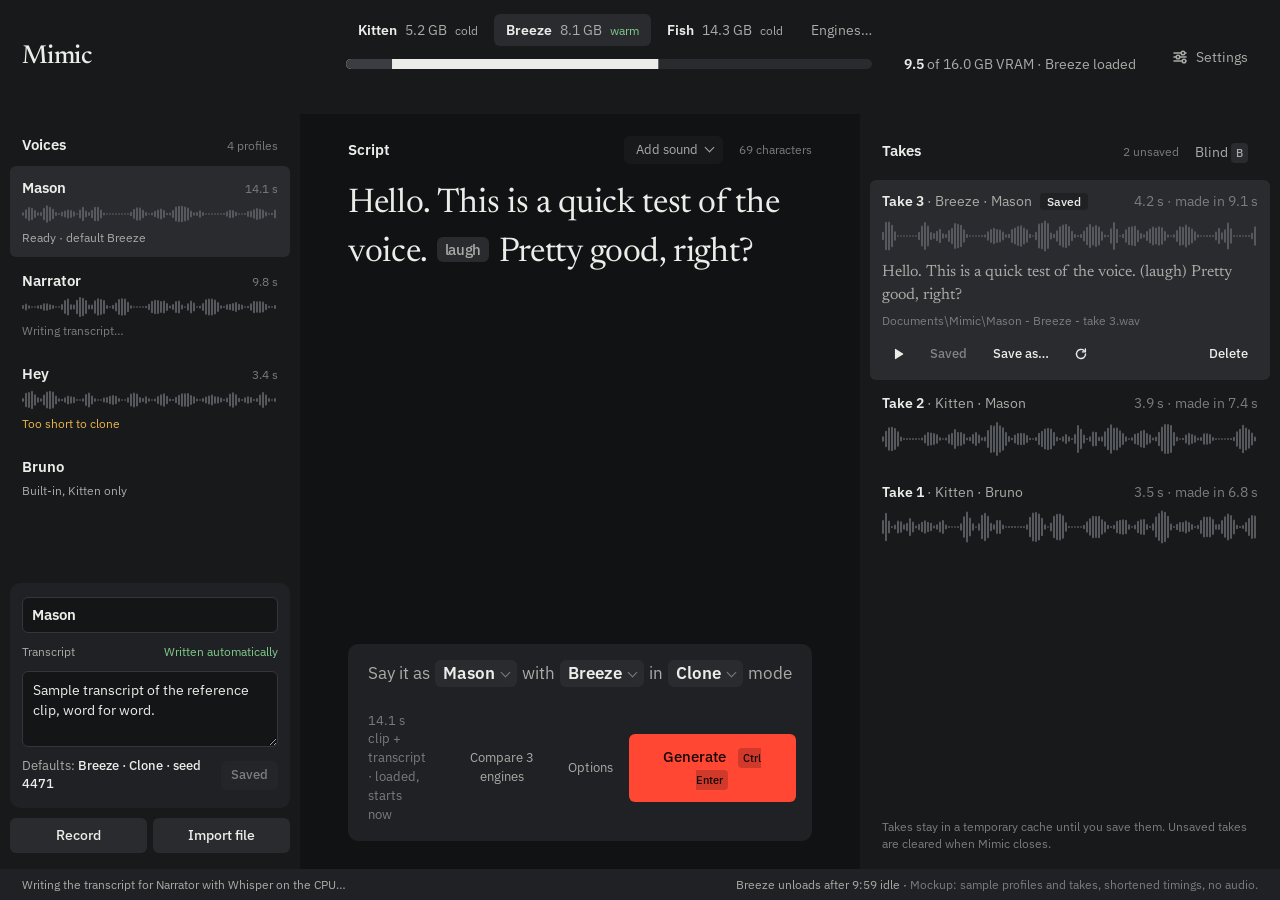
<file: design/mockup.html>
<!doctype html>
<html lang="en">
<head>
<meta charset="utf-8">
<meta name="viewport" content="width=device-width, initial-scale=1">
<title>Mimic</title>
<link rel="preconnect" href="https://fonts.googleapis.com">
<link rel="preconnect" href="https://fonts.gstatic.com" crossorigin>
<link href="https://fonts.googleapis.com/css2?family=IBM+Plex+Sans:wght@400;500;600&family=Newsreader:opsz,wght@6..72,400;6..72,500&display=swap" rel="stylesheet">
<style>
/* Mimic mockup. Sample profiles and takes; timings are shortened; there is no audio. */
:root {
  --ground: #111213;
  --surface: #18191b;
  --surface-2: #202124;
  --surface-3: #2a2b2f;
  --ink: #ecede9;
  --ink-2: #a9aba6;
  --ink-3: #7a7c7f;
  --live: #ff4733;
  --live-ink: #160403;
  --ready: #7fcb8a;
  --warn: #e9b44c;
  --wave: #55585d;
  --vram-os: #3b3d42;
  --field: #141517;
  --field-line: #34363a;

  --r-sm: 4px;
  --r: 6px;
  --r-lg: 10px;

  --ui: "IBM Plex Sans", system-ui, sans-serif;
  --script: "Newsreader", Georgia, serif;
  --ease-out: cubic-bezier(0.23, 1, 0.32, 1);
  --ease-in-out: cubic-bezier(0.77, 0, 0.175, 1);
  color-scheme: dark;
}
:root[data-theme="light"] {
  --ground: #f4f4f1;
  --surface: #eaeae6;
  --surface-2: #e0e0db;
  --surface-3: #d4d4ce;
  --ink: #141516;
  --ink-2: #4f5154;
  --ink-3: #75777a;
  --live: #dc2f1c;
  --live-ink: #ffffff;
  --ready: #2c8442;
  --warn: #9a6400;
  --wave: #a4a6a7;
  --vram-os: #c3c3bd;
  --field: #f9f9f7;
  --field-line: #c9c9c3;
  color-scheme: light;
}

* { box-sizing: border-box; margin: 0; }
html, body { height: 100%; }
body {
  background: var(--ground);
  color: var(--ink);
  font: 400 14px/1.45 var(--ui);
  font-variant-numeric: tabular-nums;
  -webkit-font-smoothing: antialiased;
  overflow: hidden;
}
button, input, textarea, select { font: inherit; color: inherit; }
button { cursor: pointer; border: 0; background: none; }
:focus-visible { outline: 2px solid var(--ink); outline-offset: 2px; }
::selection { background: var(--live); color: var(--live-ink); }

.app { height: 100vh; min-width: 1120px; display: grid; grid-template-rows: auto 1fr auto; }

/* ---------- top bar: the memory bar is the engine picker ---------- */
.top {
  display: grid; grid-template-columns: 300px 1fr auto; align-items: center;
  background: var(--surface); padding: 14px 20px 14px 22px; gap: 24px;
}
.wordmark { font: 500 26px/1 var(--script); letter-spacing: -0.02em; }
.gpu { display: grid; gap: 8px; }
.engines { display: flex; gap: 4px; flex-wrap: wrap; }
.engine {
  display: flex; align-items: baseline; gap: 8px; padding: 6px 12px; border-radius: var(--r);
  color: var(--ink-2); transition: background-color 120ms ease, transform 120ms var(--ease-out);
}
.engine:active { transform: scale(0.97); }
.engine b { font-weight: 600; color: var(--ink); }
.engine[aria-pressed="true"] { background: var(--surface-3); }
.engine[data-fit="no"] b, .engine[data-fit="no"] { color: var(--ink-3); }
.engine .state { font-size: 12px; }
.engine .state[data-s="warm"] { color: var(--ready); }
.engine .state[data-s="loading"], .engine .state[data-s="unloading"] { color: var(--warn); }
.engine .state[data-s="nofit"] { color: var(--ink-3); }
.engine.more { color: var(--ink-2); }
@media (hover: hover) and (pointer: fine) { .engine:hover { background: var(--surface-2); } .engine[aria-pressed="true"]:hover { background: var(--surface-3); } }

.vram { display: grid; grid-template-columns: 1fr auto; gap: 14px; align-items: center; }
.bar { position: relative; height: 10px; background: var(--surface-3); border-radius: 5px; overflow: hidden; }
.bar > span { position: absolute; top: 0; bottom: 0; left: 0; width: 100%; transform-origin: left center; }
.bar .os { background: var(--vram-os); }
.bar .fill { background: var(--ink); transition: transform 260ms var(--ease-in-out); }
.bar .ghost { box-shadow: inset 0 0 0 2px var(--live); border-radius: 5px; opacity: 0; transition: opacity 120ms ease; }
.bar .ghost.on { opacity: 1; }
.vram-text { color: var(--ink-2); white-space: nowrap; min-width: 250px; text-align: right; }
.vram-text b { color: var(--ink); font-weight: 600; }
.hint { color: var(--ink-3); font-size: 12px; min-height: 17px; }
.hint.alert { color: var(--warn); }

.top-actions { display: flex; gap: 6px; align-items: center; }
.quiet { padding: 6px 10px; border-radius: var(--r); color: var(--ink-2); transition: background-color 120ms ease, transform 120ms var(--ease-out); }
.quiet:active { transform: scale(0.97); }
@media (hover: hover) and (pointer: fine) { .quiet:hover { background: var(--surface-2); color: var(--ink); } }
.settings-btn { display: inline-flex; align-items: center; gap: 8px; padding: 7px 12px; }
.settings-btn svg { width: 16px; height: 16px; }
.btn.icon { width: 32px; height: 30px; padding: 0; display: inline-grid; place-items: center; }
.btn.icon svg { width: 14px; height: 14px; }
kbd { font: 500 11px/1 var(--ui); padding: 3px 5px; border-radius: var(--r-sm); background: var(--surface-3); color: var(--ink-2); }

/* ---------- main regions, separated by tone ---------- */
.main { display: grid; grid-template-columns: 300px 1fr 420px; min-height: 0; }
.col { min-height: 0; display: flex; flex-direction: column; }
.col-voices, .col-takes { background: var(--surface); }
.col-head { display: flex; align-items: baseline; justify-content: space-between; padding: 22px 22px 10px; }
.col-head h2 { font: 600 15px/1.2 var(--ui); }
.col-head .meta { color: var(--ink-3); font-size: 12px; }
.scroll { overflow-y: auto; min-height: 0; flex: 1; padding-bottom: 8px; }

/* rows are inset slightly so the rounding reads */
.voice, .take { margin: 2px 10px; width: calc(100% - 20px); border-radius: var(--r); padding: 11px 12px; text-align: left; transition: background-color 120ms ease; }
.voice[aria-selected="true"], .take[aria-selected="true"] { background: var(--surface-3); }
@media (hover: hover) and (pointer: fine) {
  .voice:hover, .take:hover { background: var(--surface-2); }
  .voice[aria-selected="true"]:hover, .take[aria-selected="true"]:hover { background: var(--surface-3); }
}

/* profiles */
.voice { display: grid; gap: 4px; }
.voice-top { display: flex; justify-content: space-between; align-items: baseline; }
.voice-name { font-weight: 600; font-size: 15px; }
.voice-dur { color: var(--ink-3); font-size: 12px; }
.voice canvas { width: 100%; height: 22px; display: block; }
.voice-ready { font-size: 12px; color: var(--ink-2); }
.voice-ready.warn { color: var(--warn); }
.voice-ready.busy { color: var(--ink-3); }

.voice-detail { margin: 6px 10px 0; padding: 14px 12px 14px; background: var(--surface-2); border-radius: var(--r-lg); display: grid; gap: 10px; }
.voice-detail label, .field-label { font-size: 12px; color: var(--ink-2); display: flex; justify-content: space-between; }
.voice-detail .ok { color: var(--ready); }
.voice-detail .no { color: var(--warn); }
.voice-detail .busy { color: var(--ink-3); }
input.name { width: 100%; padding: 6px 9px; background: var(--field); border: 1px solid var(--field-line); border-radius: var(--r); font-weight: 600; font-size: 15px; }
textarea.transcript { width: 100%; min-height: 76px; resize: vertical; padding: 8px 10px; background: var(--field); border: 1px solid var(--field-line); border-radius: var(--r); line-height: 1.45; }
textarea.transcript:disabled { color: var(--ink-3); }
.defaults { display: flex; justify-content: space-between; align-items: center; gap: 8px; color: var(--ink-2); font-size: 13px; }
.defaults b { color: var(--ink); font-weight: 500; }
.defaults .btn { white-space: nowrap; }
.row { display: flex; gap: 6px; flex-wrap: wrap; align-items: center; }
.voice-add { display: grid; grid-template-columns: 1fr 1fr; gap: 6px; padding: 10px 10px 16px; }

.btn {
  padding: 7px 12px; border-radius: var(--r); background: var(--surface-3); color: var(--ink); font-weight: 500;
  transition: background-color 120ms ease, color 120ms ease, transform 120ms var(--ease-out), opacity 120ms ease;
}
.btn:active:not(:disabled) { transform: scale(0.97); }
.btn:disabled { opacity: 0.45; cursor: not-allowed; }
.btn.live { background: var(--live); color: var(--live-ink); }
.btn.live:disabled { background: var(--surface-3); color: var(--ink-3); opacity: 1; }
.btn.small { padding: 5px 10px; font-size: 13px; }
@media (hover: hover) and (pointer: fine) { .btn:hover:not(:disabled) { background: var(--ink); color: var(--ground); } .btn.live:hover:not(:disabled) { background: var(--live); filter: brightness(1.08); color: var(--live-ink); } }

/* script */
.col-script { padding: 0 48px 28px; }
.col-script .col-head { padding-left: 0; padding-right: 0; }
.script { font: 400 var(--script-size, 34px)/1.42 var(--script); letter-spacing: -0.01em; max-width: 28em; flex: 1; overflow-y: auto; min-height: 120px; padding: 6px 0 18px; outline: none; caret-color: var(--live); }
.script:empty::before { content: "Type what the voice should say."; color: var(--ink-3); }
.tag { display: inline-block; font: 500 15px/1 var(--ui); vertical-align: 0.35em; padding: 5px 8px; margin: 0 2px; border-radius: var(--r); background: var(--surface-3); color: var(--ink-2); user-select: all; }
.script-head { gap: 16px; align-items: center; }
.script-head h2 { margin-right: auto; }
.tools { display: flex; flex-wrap: wrap; gap: 4px; align-items: center; }
.chip { padding: 4px 10px; border-radius: var(--r); background: var(--surface); color: var(--ink-2); font-size: 13px; transition: transform 120ms var(--ease-out), background-color 120ms ease, color 120ms ease; }
.chip:active { transform: scale(0.97); }
@media (hover: hover) and (pointer: fine) { .chip:hover { background: var(--surface-3); color: var(--ink); } }
.chip.drop { padding: 5px 10px 5px 12px; }
.chip.drop::after { content: ""; display: inline-block; width: 6px; height: 6px; margin-left: 8px; border-right: 1.5px solid currentColor; border-bottom: 1.5px solid currentColor; transform: translateY(-3px) rotate(45deg); }
.chip.drop[aria-expanded="true"] { background: var(--surface-3); color: var(--ink); }
.tag.skip { background: transparent; box-shadow: inset 0 0 0 1px var(--ink-3); color: var(--ink-3); text-decoration: line-through; text-decoration-thickness: 1px; }

/* composer: one panel that says what will happen, and the button that does it */
.composer { display: grid; grid-template-columns: 1fr auto; grid-template-areas: "recipe recipe" "instr instr" "status actions"; gap: 12px 24px; align-items: center; background: var(--surface-2); border-radius: var(--r-lg); padding: 16px 16px 16px 20px; margin-top: 18px; }
.recipe { grid-area: recipe; }
.preflight { grid-area: status; }
.instr { grid-area: instr; }
.composer-actions { grid-area: actions; }
.recipe { font-size: 17px; color: var(--ink-2); line-height: 1.6; }
.token { font: 600 17px/1.2 var(--ui); color: var(--ink); padding: 3px 8px; margin: 0 1px; border-radius: var(--r); background: var(--surface-3); transition: background-color 120ms ease, transform 120ms var(--ease-out); }
.token::after { content: ""; display: inline-block; width: 6px; height: 6px; margin-left: 7px; border-right: 1.5px solid var(--ink-3); border-bottom: 1.5px solid var(--ink-3); transform: translateY(-3px) rotate(45deg); }
.token:active { transform: scale(0.97); }
.token[aria-expanded="true"] { background: var(--ink); color: var(--ground); }
@media (hover: hover) and (pointer: fine) { .token:hover { background: var(--ink); color: var(--ground); } }
.preflight { color: var(--ink-3); font-size: 13px; min-height: 19px; }
.preflight.block { color: var(--warn); }
.preflight.wait { color: var(--ink-2); }
.preflight button { text-decoration: underline; text-underline-offset: 3px; color: inherit; padding: 0; }
.instr { width: 100%; padding: 8px 10px; background: var(--field); border: 1px solid var(--field-line); border-radius: var(--r); }
.instr[hidden] { display: none; }
.composer-actions { display: flex; gap: 16px; align-items: center; }
.composer-actions .btn.live { padding: 12px 20px; font-size: 15px; }
.composer-actions .btn kbd { margin-left: 8px; background: rgba(0,0,0,.18); color: inherit; }
.links { display: flex; gap: 14px; }
.link { color: var(--ink-2); font-size: 13px; padding: 2px 0; }
.link:disabled { color: var(--ink-3); cursor: not-allowed; }
@media (hover: hover) and (pointer: fine) { .link:hover:not(:disabled) { color: var(--ink); text-decoration: underline; text-underline-offset: 3px; } }

/* menus open from their trigger */
.menu { position: fixed; z-index: 10; min-width: 260px; max-width: 360px; padding: 6px; background: var(--surface-3); border-radius: var(--r-lg); box-shadow: 0 16px 40px rgba(0,0,0,.4); display: none;
  transform-origin: var(--origin, bottom left); transition: opacity 150ms var(--ease-out), transform 150ms var(--ease-out); }
.menu.open { display: block; @starting-style { opacity: 0; transform: scale(0.97); } }
.menu-title { padding: 8px 10px 6px; color: var(--ink-3); font-size: 12px; }
.mi { display: grid; gap: 1px; width: 100%; text-align: left; padding: 8px 10px; border-radius: var(--r); }
.mi b { font-weight: 600; display: flex; justify-content: space-between; gap: 12px; }
.mi b em { font-style: normal; font-weight: 400; color: var(--ink-3); font-size: 12px; }
.mi span { color: var(--ink-2); font-size: 12px; }
.mi[aria-checked="true"] { background: var(--surface-2); }
.mi:disabled { opacity: 0.5; cursor: not-allowed; }
@media (hover: hover) and (pointer: fine) { .mi:hover:not(:disabled) { background: var(--ground); } }
.menu-sep { height: 6px; }
.opt { padding: 8px 10px 10px; display: grid; gap: 8px; }
.opt .row { flex-wrap: nowrap; }
.opt p { color: var(--ink-2); font-size: 12px; }
input.num { width: 110px; padding: 6px 9px; background: var(--field); border: 1px solid var(--field-line); border-radius: var(--r); }

/* takes */
.take { display: grid; gap: 6px; }
.take-top { display: flex; justify-content: space-between; gap: 12px; }
.take-name { font-weight: 600; }
.take-name .who { font-weight: 400; color: var(--ink-2); }
.badge { margin-left: 8px; padding: 1px 7px; border-radius: var(--r-sm); background: var(--surface-2); font-size: 12px; font-weight: 500; color: var(--ink-2); }
.badge.saved { color: var(--ink); }
.take-dur { color: var(--ink-3); white-space: nowrap; }
.take canvas { width: 100%; height: 38px; display: block; cursor: pointer; }
.take canvas.reveal { animation: reveal 340ms var(--ease-out) both; }
@keyframes reveal { from { clip-path: inset(0 100% 0 0); } to { clip-path: inset(0 0 0 0); } }
.take-text { font: 400 16px/1.4 var(--script); color: var(--ink-2); display: none; }
.take-path { font-size: 12px; color: var(--ink-3); display: none; }
.take[aria-selected="true"] .take-text, .take[aria-selected="true"] .take-path { display: block; }
.take-actions { display: none; gap: 6px; margin-top: 4px; flex-wrap: wrap; }
.take[aria-selected="true"] .take-actions { display: flex; }
.take-actions .btn { white-space: nowrap; }
.take-actions .btn kbd { margin-left: 6px; }
.take-actions [data-act="delete"] { margin-left: auto; }
.group { padding: 16px 22px 4px; color: var(--ink-2); font-size: 12px; }
.progress { height: 38px; position: relative; background: var(--surface-2); border-radius: var(--r); overflow: hidden; }
.progress > span { position: absolute; inset: 0; background: var(--live); transform-origin: left; transform: scaleX(0); }
.take-status { color: var(--warn); font-size: 12px; }
.empty { padding: 8px 22px 22px; color: var(--ink-2); max-width: 30em; }
.takes-note { padding: 10px 22px 16px; color: var(--ink-3); font-size: 12px; }

.status { display: flex; justify-content: space-between; gap: 20px; padding: 7px 22px; background: var(--surface-2); color: var(--ink-2); font-size: 12px; }
.status .note { color: var(--ink-3); }

/* dialogs float, so they may cast a shadow */
.overlay { position: fixed; inset: 0; background: rgba(0,0,0,.45); display: none; align-items: flex-start; justify-content: center; padding-top: 12vh; }
.overlay.open { display: flex; }
.dialog { width: 560px; background: var(--surface-2); border-radius: var(--r-lg); box-shadow: 0 24px 60px rgba(0,0,0,.45); transition: opacity 180ms var(--ease-out), transform 180ms var(--ease-out); @starting-style { opacity: 0; transform: scale(0.97); } }
.palette-input { width: 100%; padding: 16px 18px; background: transparent; border: 0; outline: none; font-size: 16px; }
.palette-list { list-style: none; padding: 0 6px 6px; max-height: 340px; overflow: auto; }
.palette-list li { padding: 9px 12px; border-radius: var(--r); display: flex; justify-content: space-between; color: var(--ink-2); cursor: pointer; }
.palette-list li[aria-selected="true"] { background: var(--surface-3); color: var(--ink); }
.palette-list li span:last-child { color: var(--ink-3); font-size: 12px; }
#palette .dialog { transition: none; } /* keyboard-opened, so no animation */

.rec { padding: 22px 24px 24px; display: grid; gap: 16px; }
.rec h3, .eng h3 { font: 600 17px/1.2 var(--ui); }
.rec p.read { font: 400 22px/1.45 var(--script); }
.rec .why { color: var(--ink-2); }
.level { height: 8px; background: var(--surface-3); border-radius: 4px; overflow: hidden; }
.level > span { display: block; height: 100%; background: var(--live); transform-origin: left; transform: scaleX(0); transition: transform 90ms linear; }
.rec-foot { display: flex; justify-content: space-between; align-items: center; }
.rec-time { color: var(--ink-2); }

/* engines catalog */
.eng { width: 900px; padding: 22px 24px 24px; display: grid; gap: 16px; }
.eng-head { display: flex; justify-content: space-between; align-items: center; gap: 16px; }
.eng .machine { color: var(--ink-2); }
.eng .machine b { color: var(--ink); font-weight: 600; }
.eng-list { display: grid; gap: 4px; max-height: 52vh; overflow: auto; }
.eng-row { display: grid; grid-template-columns: 1.3fr 1.1fr 1.4fr 150px; gap: 14px; align-items: center; padding: 11px 12px; border-radius: var(--r); background: var(--surface); }
.eng-row .n { font-weight: 600; }
.eng-row .sub { color: var(--ink-3); font-size: 12px; }
.eng-row .fit { font-size: 13px; }
.eng-row .fit.yes { color: var(--ready); }
.eng-row .fit.no { color: var(--ink-3); }
.eng-row .fit.rec { color: var(--ready); font-weight: 500; }
.eng-foot { color: var(--ink-3); font-size: 12px; }

/* settings */
.settings { width: 680px; max-height: 80vh; display: grid; grid-template-rows: auto 1fr; overflow: hidden; }
.set-head { display: flex; justify-content: space-between; align-items: center; padding: 18px 20px 10px 24px; }
.set-head h3 { font: 600 17px/1.2 var(--ui); }
.set-body { overflow-y: auto; padding: 0 24px 24px; }
.set-section { margin-top: 18px; }
.set-section h4 { font: 600 13px/1.2 var(--ui); color: var(--ink-2); margin-bottom: 6px; }
.set-group { background: var(--surface); border-radius: var(--r-lg); padding: 4px 0; }
.set-row { display: grid; grid-template-columns: 1fr auto; gap: 16px; align-items: center; padding: 10px 14px; }
.set-row .t { font-weight: 500; }
.set-row .d { color: var(--ink-3); font-size: 12px; margin-top: 1px; }
.set-row .path { color: var(--ink-2); font-size: 13px; margin-right: 8px; }
.seg { display: inline-flex; background: var(--surface-2); border-radius: var(--r); padding: 2px; }
.seg button { padding: 5px 10px; border-radius: var(--r-sm); color: var(--ink-2); font-size: 13px; }
.seg button[aria-pressed="true"] { background: var(--surface-3); color: var(--ink); }
select.sel { padding: 6px 28px 6px 10px; background: var(--field); border: 1px solid var(--field-line); border-radius: var(--r); appearance: none; font-size: 13px;
  background-image: linear-gradient(45deg, transparent 50%, var(--ink-3) 50%), linear-gradient(135deg, var(--ink-3) 50%, transparent 50%);
  background-position: calc(100% - 15px) 52%, calc(100% - 10px) 52%; background-size: 5px 5px; background-repeat: no-repeat; }
.switch { width: 36px; height: 20px; border-radius: 10px; background: var(--surface-3); position: relative; transition: background-color 150ms ease; }
.switch::after { content: ""; position: absolute; top: 3px; left: 3px; width: 14px; height: 14px; border-radius: 50%; background: var(--ink-2); transition: transform 150ms var(--ease-out), background-color 150ms ease; }
.switch[aria-checked="true"] { background: var(--ink); }
.switch[aria-checked="true"]::after { transform: translateX(16px); background: var(--ground); }
.keys { display: grid; grid-template-columns: 1fr auto; gap: 6px 16px; padding: 10px 14px 12px; color: var(--ink-2); font-size: 13px; }
.keys kbd { justify-self: end; }

@media (prefers-reduced-motion: reduce) {
  .bar .fill, .dialog { transition: opacity 150ms ease; }
  .take canvas.reveal { animation: none; }
  .btn:active, .chip:active, .engine:active, .quiet:active { transform: none; }
}
</style>
</head>
<body>
<div class="app">

  <header class="top">
    <div class="wordmark">Mimic</div>
    <div class="gpu">
      <div class="engines" role="group" aria-label="Engine" id="engineBtns"></div>
      <div class="vram">
        <div class="bar" aria-hidden="true"><span class="fill"></span><span class="os"></span><span class="ghost"></span></div>
        <div class="vram-text" id="vramText"></div>
      </div>
      <div class="hint" id="hint"></div>
    </div>
    <div class="top-actions">
      <button class="quiet settings-btn" id="settingsBtn" title="Settings (Ctrl ,)">
        <svg viewBox="0 0 16 16" aria-hidden="true" fill="none" stroke="currentColor" stroke-width="1.5" stroke-linecap="round"><path d="M2 4h7M13 4h1M2 8h2M8 8h6M2 12h8M14 12h0"/><circle cx="11" cy="4" r="1.8"/><circle cx="6" cy="8" r="1.8"/><circle cx="12" cy="12" r="1.8"/></svg>
        Settings
      </button>
    </div>
  </header>

  <main class="main">
    <section class="col col-voices" aria-label="Voice profiles">
      <div class="col-head"><h2>Voices</h2><span class="meta" id="voiceCount"></span></div>
      <div class="scroll" id="voiceList" role="listbox" aria-label="Voice profiles"></div>
      <div class="voice-detail" id="voiceDetail"></div>
      <div class="voice-add">
        <button class="btn" id="recordBtn">Record</button>
        <button class="btn" id="importBtn">Import file</button>
      </div>
    </section>

    <section class="col col-script" aria-label="Script">
      <div class="col-head script-head">
        <h2>Script</h2>
        <button class="chip drop" data-menu="sound" aria-expanded="false" title="Adds a sound at the cursor">Add sound</button>
        <span class="meta" id="charCount"></span>
      </div>
      <div class="script" id="script" contenteditable="true" spellcheck="true">Hello. This is a quick test of the voice. <span class="tag" contenteditable="false" data-tag="laugh">laugh</span> Pretty good, right?</div>
      <div class="composer">
        <p class="recipe" id="recipe"></p>
        <p class="preflight" id="preflight"></p>
        <input class="instr" id="instr" hidden placeholder="Describe the voice, e.g. warm, slow, a little husky">
        <div class="composer-actions">
          <div class="links">
            <button class="link" id="compareBtn">Compare engines</button>
            <button class="link" data-menu="options" aria-expanded="false">Options</button>
          </div>
          <button class="btn live" id="genBtn">Generate <kbd>Ctrl Enter</kbd></button>
        </div>
      </div>
    </section>

    <section class="col col-takes" aria-label="Takes">
      <div class="col-head">
        <h2>Takes</h2>
        <div class="row"><span class="meta" id="unsaved"></span><button class="quiet" id="blindBtn" aria-pressed="false">Blind <kbd>B</kbd></button></div>
      </div>
      <div class="scroll" id="takeList" role="listbox" aria-label="Takes"></div>
      <p class="takes-note">Takes stay in a temporary cache until you save them. Unsaved takes are cleared when Mimic closes.</p>
    </section>
  </main>

  <footer class="status">
    <span id="log">Ready.</span>
    <span><span id="idle"></span> <span class="note">Mockup: sample profiles and takes, shortened timings, no audio.</span></span>
  </footer>
</div>

<div class="menu" id="menu" role="menu"></div>

<div class="overlay" id="settingsDlg">
  <div class="dialog settings" role="dialog" aria-label="Settings">
    <div class="set-head"><h3>Settings</h3>
      <button class="btn icon" id="settingsClose" aria-label="Close settings" title="Close (Esc)"><svg viewBox="0 0 16 16" fill="none" stroke="currentColor" stroke-width="1.6" stroke-linecap="round"><path d="M4 4l8 8M12 4l-8 8"/></svg></button>
    </div>
    <div class="set-body" id="settingsBody"></div>
  </div>
</div>

<div class="overlay" id="palette">
  <div class="dialog" role="dialog" aria-label="Commands">
    <input class="palette-input" id="paletteInput" placeholder="Type a command" autocomplete="off">
    <ul class="palette-list" id="paletteList"></ul>
  </div>
</div>

<div class="overlay" id="recorder">
  <div class="dialog rec" role="dialog" aria-label="Record a voice">
    <h3>Record a voice</h3>
    <p class="why">Read this aloud. Mimic already knows the words, so the transcript is exact and every engine can use the clip straight away.</p>
    <p class="read">The quick spring rain had stopped by noon, so we walked down to the harbor and counted the boats coming in, one by one, until the light went orange.</p>
    <div class="level"><span id="level"></span></div>
    <div class="rec-foot">
      <span class="rec-time" id="recTime">0.0 s of 8 to 20 s</span>
      <div class="row"><button class="btn" id="recCancel">Cancel</button><button class="btn live" id="recToggle">Start recording</button></div>
    </div>
  </div>
</div>

<div class="overlay" id="enginesDlg">
  <div class="dialog eng" role="dialog" aria-label="Engines">
    <div class="eng-head">
      <h3>Engines</h3>
      <div class="row"><span class="field-label">Mockup: try a smaller PC</span>
        <div class="seg" id="hwSeg"><button data-hw="big">16 GB GPU</button><button data-hw="small">6 GB GPU</button><button data-hw="cpu">No GPU</button></div>
      </div>
    </div>
    <p class="machine" id="machine"></p>
    <div class="eng-list" id="engList"></div>
    <p class="eng-foot" id="sttLine"></p>
    <p class="eng-foot">Memory figures are estimates until Mimic measures them on your machine the first time each engine loads.</p>
  </div>
</div>

<script>
// ---------- hardware (detected in the real app; switchable in the mockup) ----------
const HW = {
  big:   { label: "RTX 5070 Ti, 16 GB VRAM, 32 GB RAM", vram: 16, os: 1.4, ram: 32 },
  small: { label: "6 GB GPU, 16 GB RAM", vram: 6, os: 0.8, ram: 16 },
  cpu:   { label: "No GPU, 8 GB RAM", vram: 0, os: 0, ram: 8, osRam: 3.2 },
};

// ---------- engines (sizes are estimates; Mimic measures them on first load) ----------
const ENGINES = {
  kitten:     { name: "Kitten", full: "KittenTTS 2", device: "gpu", gb: 5.2, transcript: false, installed: true, size: "3.4 GB", license: "open", load: 1400, gen: 1300, real: "about 21 s to load", tag: t => `<${t}>`, has: ["laugh", "sigh", "breath", "pause"] },
  breeze:     { name: "Breeze", full: "Breeze TTS 2", device: "gpu", gb: 8.1, transcript: true, installed: true, size: "6.2 GB", license: "non-commercial", load: 1800, gen: 1600, real: "35 to 40 s to load", tag: t => `(${t})`, has: ["laugh", "sigh", "breath"] },
  fish:       { name: "Fish", full: "Fish S2 Pro (WSL server)", device: "gpu", gb: 14.3, transcript: true, installed: true, size: "11 GB", license: "research", load: 2600, gen: 2200, real: "about 90 s to start the server", tag: t => `<${t}>`, has: ["laugh", "sigh", "pause", "excited", "breath"] },
  chatterbox: { name: "Chatterbox", full: "Chatterbox Turbo, 350M", device: "gpu", gb: 4.0, transcript: false, installed: false, size: "1.4 GB", license: "MIT", load: 900, gen: 900, real: "a few seconds to load", tag: t => `[${t}]`, has: ["laugh", "sigh"] },
  qwen:       { name: "Qwen3-TTS", full: "Qwen3-TTS 0.6B", device: "gpu", gb: 4.5, transcript: true, installed: false, size: "1.8 GB", license: "Apache 2.0", load: 1000, gen: 1100, real: "a few seconds to load", tag: t => "", has: [] },
  neutts:     { name: "NeuTTS", full: "NeuTTS Air, Q4 (CPU)", device: "cpu", gb: 0.7, transcript: true, installed: false, size: "0.5 GB", license: "Apache 2.0", load: 700, gen: 2400, real: "a couple of seconds to load", tag: t => "", has: [] },
};
const ALL = Object.keys(ENGINES);

const profiles = [
  { id: "mason", name: "Mason", dur: 14.1, tx: "auto", transcript: "Sample transcript of the reference clip, word for word.", seed: 11,
    defaults: { engine: "breeze", kittenStyle: "Expressive", breezeMode: "Clone", seed: 4471 } },
  { id: "narrator", name: "Narrator", dur: 9.8, tx: "none", transcript: "", seed: 23,
    defaults: { engine: "fish", kittenStyle: "Plain", breezeMode: "Clone", seed: 120 } },
  { id: "hey", name: "Hey", dur: 3.4, tx: "auto", transcript: "Hey, what's up?", seed: 37, short: true, defaults: { engine: "kitten", kittenStyle: "Plain", breezeMode: "Clone", seed: 7 } },
  { id: "bruno", name: "Bruno", builtin: "kitten", seed: 41, defaults: { engine: "kitten", kittenStyle: "Expressive", breezeMode: "Clone", seed: 1 } },
];
let takes = [
  { id: 1, n: 1, engine: "kitten", voice: "bruno", dur: 3.5, made: 6.8, text: "Hello. This is a quick test of the voice. <laugh> Pretty good, right?", seed: 101, saved: null },
  { id: 2, n: 2, engine: "kitten", voice: "mason", dur: 3.9, made: 7.4, text: "Hello. This is a quick test of the voice. <laugh> Pretty good, right?", seed: 102, saved: null },
  { id: 3, n: 3, engine: "breeze", voice: "mason", dur: 4.2, made: 9.1, text: "Hello. This is a quick test of the voice. (laugh) Pretty good, right?", seed: 103, saved: "Documents\\Mimic\\Mason - Breeze - take 3.wav" },
];

const state = {
  hw: "big", engine: "breeze", resident: "breeze",
  engineState: Object.fromEntries(ALL.map(id => [id, id === "breeze" ? "warm" : "cold"])),
  voice: "mason", take: 3, blind: false, busy: false, cancel: false,
  playing: null, playStart: 0, playFrom: 0, idleAt: Date.now() + 10 * 60e3,
  kittenStyle: "Expressive", breezeMode: "Clone", seed: 4471, nextN: 4, compareN: 1,
};

const $ = s => document.querySelector(s);
const $$ = s => [...document.querySelectorAll(s)];
const sleep = ms => new Promise(r => setTimeout(r, ms));
const log = msg => ($("#log").textContent = msg);
const hw = () => HW[state.hw];
const voiceById = id => profiles.find(x => x.id === id);

// ---------- fit ----------
function fit(id) {
  const e = ENGINES[id], h = hw();
  if (e.device === "cpu") return (h.ram - (h.osRam || 4)) >= e.gb ? { ok: true } : { ok: false, why: `needs ${e.gb} GB of free RAM` };
  if (!h.vram) return { ok: false, why: "needs a GPU" };
  return h.os + e.gb <= h.vram ? { ok: true } : { ok: false, why: `needs ${e.gb.toFixed(1)} GB of VRAM; this GPU has ${h.vram} GB` };
}
function recommended() {
  // Best installed-or-not engine that fits: prefer the most capable GPU engine, else CPU.
  const order = ["fish", "breeze", "kitten", "qwen", "chatterbox", "neutts"];
  return order.find(id => fit(id).ok);
}

// ---------- waveform from seeded speech-like peaks ----------
function rng(seed) { return () => { seed |= 0; seed = (seed + 0x6d2b79f5) | 0; let t = Math.imul(seed ^ (seed >>> 15), 1 | seed); t = (t + Math.imul(t ^ (t >>> 7), 61 | t)) ^ t; return ((t ^ (t >>> 14)) >>> 0) / 4294967296; }; }
const peakCache = new Map();
function peaks(seed, n) {
  const key = seed + ":" + n;
  if (peakCache.has(key)) return peakCache.get(key);
  const r = rng(seed), out = [];
  while (out.length < n) {
    const syl = 3 + Math.floor(r() * 7), amp = 0.35 + r() * 0.65;
    for (let i = 0; i < syl && out.length < n; i++) out.push(amp * Math.sin(Math.PI * (i + 0.5) / syl) * (0.7 + r() * 0.3));
    const gap = r() < 0.18 ? 4 + Math.floor(r() * 5) : Math.floor(r() * 2);
    for (let i = 0; i < gap && out.length < n; i++) out.push(0.03 + r() * 0.03);
  }
  peakCache.set(key, out);
  return out;
}
const cssVar = n => getComputedStyle(document.documentElement).getPropertyValue(n).trim();
function drawWave(canvas, seed, played = 0) {
  const dpr = devicePixelRatio || 1, w = canvas.clientWidth, h = canvas.clientHeight;
  if (!w) return;
  canvas.width = w * dpr; canvas.height = h * dpr;
  const g = canvas.getContext("2d"); g.scale(dpr, dpr);
  const step = 3, n = Math.floor(w / step), p = peaks(seed, n);
  const base = cssVar("--wave"), live = cssVar("--live"), ink = cssVar("--ink-2");
  for (let i = 0; i < n; i++) {
    const bh = Math.max(1.5, p[i] * h);
    g.fillStyle = i / n < played ? live : (played > 0 ? ink : base);
    g.beginPath(); g.roundRect ? g.roundRect(i * step, (h - bh) / 2, 2, bh, 1) : g.rect(i * step, (h - bh) / 2, 2, bh); g.fill();
  }
}

// ---------- engines and memory bar ----------
function renderTop() {
  const box = $("#engineBtns");
  box.innerHTML = ALL.filter(id => ENGINES[id].installed).map(id => {
    const e = ENGINES[id], f = fit(id), s = f.ok ? state.engineState[id] : "nofit";
    const label = { cold: "cold", warm: "warm", loading: "loading", unloading: "unloading", generating: "generating", nofit: "won't fit" }[s];
    const size = e.device === "cpu" ? "CPU" : `${e.gb.toFixed(1)} GB`;
    return `<button class="engine" data-engine="${id}" data-fit="${f.ok ? "yes" : "no"}" aria-pressed="${id === state.engine}"><b>${e.name}</b><span>${size}</span><span class="state" data-s="${s}">${label}</span></button>`;
  }).join("") + `<button class="engine more" id="moreEngines">Engines…</button>`;
  $$(".engine[data-engine]").forEach(b => {
    const id = b.dataset.engine;
    b.onclick = () => selectEngine(id);
    b.onmouseenter = b.onfocus = () => previewEngine(id);
    b.onmouseleave = b.onblur = () => previewEngine(null);
  });
  $("#moreEngines").onclick = openEngines;

  const h = hw(), res = state.resident && state.engineState[state.resident] !== "unloading" ? state.resident : null;
  const resE = res && ENGINES[res];
  let total, base, used, text;
  if (h.vram) {
    total = h.vram; base = h.os; used = base + (resE && resE.device === "gpu" ? resE.gb : 0);
    text = `<b>${used.toFixed(1)}</b> of ${total.toFixed(1)} GB VRAM · ` + (resE ? (resE.device === "cpu" ? `${resE.name} on the CPU` : `${resE.name} loaded`) : "nothing loaded");
  } else {
    total = h.ram; base = h.osRam; used = base + (resE ? resE.gb : 0);
    text = `<b>${used.toFixed(1)}</b> of ${total.toFixed(1)} GB RAM · no GPU · ` + (resE ? `${resE.name} loaded` : "nothing loaded");
  }
  $(".bar .os").style.transform = `scaleX(${base / total})`;
  $(".bar .fill").style.transform = `scaleX(${Math.min(1, used / total)})`;
  $("#vramText").innerHTML = text;
}
function previewEngine(id) {
  const ghost = $(".bar .ghost"), hint = $("#hint");
  if (!id) { ghost.classList.remove("on"); hint.textContent = ""; hint.classList.remove("alert"); return; }
  const e = ENGINES[id], h = hw(), f = fit(id);
  const onBar = h.vram ? (e.device === "gpu" ? h.os + e.gb : 0) / h.vram : (h.osRam + e.gb) / h.ram;
  ghost.style.width = `${Math.min(100, onBar * 100)}%`;
  ghost.classList.toggle("on", onBar > 0);
  hint.classList.remove("alert");
  if (!f.ok) { hint.textContent = `${e.name} won't fit: it ${f.why}. Open Engines for ones that do.`; hint.classList.add("alert"); return; }
  if (id === state.resident) { hint.textContent = `${e.name} is loaded.`; return; }
  if (e.device === "cpu") { hint.textContent = `${e.name} runs on the CPU and uses about ${e.gb} GB of RAM. The GPU stays free.`; return; }
  const other = state.resident && ENGINES[state.resident];
  hint.textContent = other && other.device === "gpu"
    ? `${e.name} needs ${e.gb.toFixed(1)} GB. ${other.name} will be unloaded first (${e.real}).`
    : `${e.name} needs ${e.gb.toFixed(1)} GB (${e.real}).`;
  hint.classList.toggle("alert", !!(other && other.device === "gpu"));
}
async function ensureEngine(id) {
  if (state.resident === id && state.engineState[id] === "warm") return true;
  if (state.resident && state.resident !== id) {
    const old = state.resident;
    state.engineState[old] = "unloading"; renderTop(); log(`Unloading ${ENGINES[old].name}…`);
    await sleep(450);
    state.engineState[old] = "cold"; state.resident = null; renderTop();
  }
  state.resident = id; state.engineState[id] = "loading"; renderTop();
  const t0 = performance.now(); log(`Loading ${ENGINES[id].name}…`);
  await sleep(ENGINES[id].load);
  if (state.cancel) return false;
  state.engineState[id] = "warm"; renderTop();
  log(`${ENGINES[id].name} loaded in ${((performance.now() - t0) / 1000).toFixed(1)} s (real: ${ENGINES[id].real}).`);
  state.idleAt = Date.now() + idleMs();
  return true;
}
function selectEngine(id) {
  if (!fit(id).ok) { previewEngine(id); return; }
  state.engine = id; renderTop(); renderComposer(); renderPreflight(); renderDialect(); renderDetail();
}

// ---------- profiles ----------
function readiness(v, engine) {
  const e = ENGINES[engine];
  if (v.builtin) return v.builtin === engine ? { ok: true } : { ok: false, why: `${v.name} is a built-in ${ENGINES[v.builtin].name} voice` };
  if (v.short) return { ok: false, why: `the clip is ${v.dur} s; it needs at least 3 s` };
  if (e.transcript && v.tx === "transcribing") return { ok: false, why: `the transcript is still being written`, wait: true };
  if (e.transcript && !v.transcript) return { ok: false, why: `${e.name} needs the transcript of the clip`, fix: "transcribe" };
  return { ok: true };
}
function profileSummary(v) {
  if (v.builtin) return { text: `Built-in, ${ENGINES[v.builtin].name} only`, cls: "" };
  if (v.short) return { text: "Too short to clone", cls: "warn" };
  if (v.tx === "transcribing") return { text: "Writing transcript…", cls: "busy" };
  const usable = ALL.filter(e => ENGINES[e].installed && fit(e).ok);
  const ok = usable.filter(e => readiness(v, e).ok);
  if (ok.length === usable.length) return { text: `Ready · default ${ENGINES[v.defaults.engine].name}`, cls: "" };
  return { text: `${ok.map(e => ENGINES[e].name).join(", ") || "No engine"} only · no transcript`, cls: "warn" };
}
function renderVoices() {
  const list = $("#voiceList");
  list.innerHTML = "";
  $("#voiceCount").textContent = `${profiles.length} profiles`;
  profiles.forEach(v => {
    const s = profileSummary(v);
    const b = document.createElement("button");
    b.className = "voice"; b.setAttribute("role", "option"); b.setAttribute("aria-selected", v.id === state.voice); b.dataset.id = v.id;
    b.innerHTML = `<span class="voice-top"><span class="voice-name">${v.name}</span><span class="voice-dur">${v.dur ? v.dur.toFixed(1) + " s" : ""}</span></span>
      ${v.builtin ? "" : "<canvas></canvas>"}
      <span class="voice-ready ${s.cls}">${s.text}</span>`;
    b.onclick = () => selectProfile(v.id);
    list.append(b);
    const c = b.querySelector("canvas"); if (c) requestAnimationFrame(() => drawWave(c, v.seed));
  });
  renderDetail();
}
function currentSettings() { return { engine: state.engine, kittenStyle: state.kittenStyle, breezeMode: state.breezeMode, seed: state.seed }; }
function sameSettings(a, b) { return a.engine === b.engine && a.kittenStyle === b.kittenStyle && a.breezeMode === b.breezeMode && a.seed === b.seed; }
function describe(d) {
  const extra = d.engine === "kitten" ? ` · ${d.kittenStyle}` : d.engine === "breeze" ? ` · ${d.breezeMode}` : "";
  return `${ENGINES[d.engine].name}${extra} · seed ${d.seed}`;
}
function selectProfile(id) {
  state.voice = id;
  const d = voiceById(id).defaults;
  if (ENGINES[d.engine].installed && fit(d.engine).ok) Object.assign(state, d);
  else Object.assign(state, { ...d, engine: state.engine });
  renderTop(); renderVoices(); renderComposer(); renderDialect(); renderPreflight();
}
function renderDetail() {
  const v = voiceById(state.voice), d = $("#voiceDetail");
  const changed = !sameSettings(v.defaults, currentSettings());
  const defaults = `<div class="defaults"><span>Defaults: <b>${describe(v.defaults)}</b></span>
      <button class="btn small" id="saveDefaults" ${changed ? "" : "disabled"}>${changed ? "Save current" : "Saved"}</button></div>`;
  if (v.builtin) {
    d.innerHTML = `<input class="name" id="pname" value="${v.name}" aria-label="Profile name">
      <p style="color:var(--ink-2)">Built-in KittenTTS 2 voice. No clip or transcript needed.</p>${defaults}`;
  } else {
    const status = v.tx === "transcribing" ? `<span class="busy">Writing it now, on this PC…</span>`
      : v.tx === "auto" ? `<span class="ok">Written automatically</span>`
      : v.tx === "edited" ? `<span class="ok">Edited by you</span>` : `<span class="no">Missing</span>`;
    d.innerHTML = `<input class="name" id="pname" value="${v.name}" aria-label="Profile name">
      <label for="tx"><span>Transcript</span>${status}</label>
      <textarea class="transcript" id="tx" ${v.tx === "transcribing" ? "disabled" : ""} placeholder="What is said in the clip.">${v.transcript}</textarea>
      ${defaults}`;
    $("#tx").oninput = e => { v.transcript = e.target.value; v.tx = v.transcript ? "edited" : "none"; renderSummaries(); renderPreflight(); d.querySelector("label span:last-child").outerHTML = v.tx === "edited" ? `<span class="ok">Edited by you</span>` : `<span class="no">Missing</span>`; };
  }
  $("#pname").onchange = e => { v.name = e.target.value.trim() || v.name; renderVoices(); log(`Profile renamed to ${v.name}.`); };
  $("#saveDefaults").onclick = () => { v.defaults = currentSettings(); renderDetail(); renderSummaries(); log(`Saved ${describe(v.defaults)} as ${v.name}'s defaults.`); };
}
function renderSummaries() {
  $$(".voice").forEach(b => { const s = profileSummary(voiceById(b.dataset.id)); const el = b.querySelector(".voice-ready"); el.textContent = s.text; el.className = `voice-ready ${s.cls}`; });
}
// Speech-to-text runs locally as soon as a clip arrives; nobody presses a button.
async function transcribe(v) {
  v.tx = "transcribing"; v.transcript = "";
  renderVoices(); renderPreflight();
  log(`Writing the transcript for ${v.name} with Whisper on the CPU…`);
  await sleep(2200);
  v.transcript = "Sample text written by the local speech-to-text model. Fix any word it got wrong.";
  v.tx = "auto";
  renderVoices(); renderPreflight();
  log(`Transcript for ${v.name} is ready. Breeze, Fish and the other transcript engines can use the clip now.`);
}
function addProfile(name, dur, transcript) {
  const v = { id: "p" + Date.now(), name, dur, seed: Math.floor(Math.random() * 1e6), tx: transcript ? "auto" : "none", transcript: transcript || "",
              defaults: { engine: state.engine, kittenStyle: state.kittenStyle, breezeMode: state.breezeMode, seed: state.seed } };
  profiles.unshift(v); state.voice = v.id;
  renderVoices(); renderPreflight();
  $("#pname").select();
  return v;
}

// ---------- script ----------
function scriptText(engine) {
  let out = "";
  $("#script").childNodes.forEach(n => {
    if (n.dataset && n.dataset.tag) out += ENGINES[engine].has.includes(n.dataset.tag) ? ENGINES[engine].tag(n.dataset.tag) : "";
    else out += n.textContent;
  });
  return out.replace(/\s+/g, " ").trim();
}
function neutralText() {
  let out = "";
  $("#script").childNodes.forEach(n => (out += n.dataset && n.dataset.tag ? `[${n.dataset.tag}]` : n.textContent));
  return out.replace(/\s+/g, " ").trim();
}
const scriptTags = () => $$("#script .tag").map(t => t.dataset.tag);
// A sound the current engine can't make is shown struck through, right where it sits in the script.
function renderDialect() {
  const e = ENGINES[state.engine];
  $$("#script .tag").forEach(t => {
    const ok = e.has.includes(t.dataset.tag);
    t.classList.toggle("skip", !ok);
    t.title = ok ? `${e.name} reads this as ${e.tag(t.dataset.tag)}` : `${e.name} can't do "${t.dataset.tag}", so it's skipped. Other engines may.`;
  });
}
function insertTag(tag) {
  const span = document.createElement("span");
  span.className = "tag"; span.contentEditable = "false"; span.dataset.tag = tag; span.textContent = tag;
  const sel = getSelection(), el = $("#script"), r = lastCaret;
  if (r && el.contains(r.startContainer)) {
    r.deleteContents(); r.insertNode(document.createTextNode(" ")); r.insertNode(span);
    r.setStartAfter(span); r.collapse(true); el.focus(); sel.removeAllRanges(); sel.addRange(r);
  } else el.append(" ", span, " ");
  renderDialect(); renderCount();
}
const renderCount = () => ($("#charCount").textContent = `${scriptText(state.engine).length} characters`);

// ---------- composer: "Say it as [voice] with [engine] in [mode] mode" ----------
const MODES = {
  breeze: { key: "breezeMode", word: "mode", options: [
    ["Clone", "Copies the voice from the profile's clip."],
    ["Design", "Makes a new voice from a description. The clip isn't used."],
    ["Direction", "The clip's voice, steered by a description."]] },
  kitten: { key: "kittenStyle", word: "style", options: [
    ["Plain", "Reads the text straight."],
    ["Expressive", "Acts out sounds and emotion tags."]] },
};
function renderComposer() {
  closeMenu();
  const e = ENGINES[state.engine], v = voiceById(state.voice), m = MODES[state.engine];
  const design = state.engine === "breeze" && state.breezeMode === "Design";
  const tok = (menu, text) => `<button class="token" data-menu="${menu}" aria-expanded="false">${text}</button>`;
  $("#recipe").innerHTML = (design ? "Say it as a new voice" : `Say it as ${tok("voice", v.name)}`)
    + ` with ${tok("engine", e.name)}` + (m ? ` in ${tok("mode", state[m.key])} ${m.word}` : "");
  const instr = $("#instr");
  instr.hidden = !(state.engine === "breeze" && state.breezeMode !== "Clone");
  instr.placeholder = design ? "Describe the new voice, e.g. warm, slow, a little husky" : "How should it sound? e.g. tired and quiet";
}

const SOUNDS = [
  ["laugh", "A short laugh."],
  ["sigh", "An audible sigh."],
  ["pause", "A beat of silence."],
  ["breath", "A breath in before the next words."],
  ["excited", "Reads the next words with energy."],
];
let menuFor = null;
function menuHtml(kind) {
  const e = ENGINES[state.engine];
  if (kind === "voice") return `<p class="menu-title">Voice profile</p>` + profiles.map(v =>
    `<button class="mi" data-v="${v.id}" aria-checked="${v.id === state.voice}"><b>${v.name}<em>${v.dur ? v.dur.toFixed(1) + " s" : "built-in"}</em></b><span>${profileSummary(v).text}</span></button>`).join("");
  if (kind === "engine") return `<p class="menu-title">Engine</p>` + ALL.filter(id => ENGINES[id].installed).map(id => {
    const x = ENGINES[id], f = fit(id);
    const st = !f.ok ? "won't fit" : id === state.resident ? "loaded" : "not loaded";
    const need = x.device === "cpu" ? `CPU, ${x.gb} GB RAM` : `${x.gb.toFixed(1)} GB VRAM`;
    return `<button class="mi" data-e="${id}" aria-checked="${id === state.engine}" ${f.ok ? "" : "disabled"}><b>${x.name}<em>${st}</em></b><span>${need} · ${x.transcript ? "clip + transcript" : "clip only"}</span></button>`;
  }).join("") + `<div class="menu-sep"></div><button class="mi" data-engines><b>More engines…</b><span>Download smaller ones that fit other PCs</span></button>`;
  if (kind === "mode") { const m = MODES[state.engine]; return `<p class="menu-title">${e.name} ${m.word}</p>` + m.options.map(([o, d]) =>
    `<button class="mi" data-mode="${o}" aria-checked="${state[m.key] === o}"><b>${o}</b><span>${d}</span></button>`).join(""); }
  if (kind === "sound") return `<p class="menu-title">Add at the cursor</p>` + SOUNDS.map(([s, d]) => {
    const ok = e.has.includes(s);
    return `<button class="mi" data-sound="${s}"><b>${s[0].toUpperCase() + s.slice(1)}<em>${ok ? e.tag(s) : `${e.name} skips it`}</em></b><span>${d}</span></button>`;
  }).join("");
  if (kind === "options") return `<div class="opt"><b>Seed</b><div class="row"><input class="num" id="seed" value="${state.seed}" inputmode="numeric"><button class="btn small" id="reseed">New seed</button></div>
    <p>The same seed and text give the same take. A new seed gives a different reading of the same line.</p></div>`;
}
function openMenu(kind, trigger) {
  if (menuFor === trigger) return closeMenu();
  closeMenu();
  const m = $("#menu");
  m.innerHTML = menuHtml(kind);
  m.classList.add("open");
  menuFor = trigger; trigger.setAttribute("aria-expanded", "true");
  const r = trigger.getBoundingClientRect(), mw = m.offsetWidth, mh = m.offsetHeight;
  const want = kind === "sound" ? r.right - mw : r.left; // the sound menu hangs from its right edge, inside the script
  const left = Math.max(12, Math.min(want, innerWidth - mw - 12));
  const above = r.top - mh - 8 > 8;
  m.style.left = `${left}px`;
  m.style.top = `${above ? r.top - mh - 8 : r.bottom + 8}px`;
  m.style.setProperty("--origin", `${r.left - left + r.width / 2}px ${above ? "100%" : "0"}`);
  if (kind === "options") {
    $("#seed").oninput = ev => { state.seed = +ev.target.value || 0; renderDetail(); };
    $("#reseed").onclick = () => { state.seed = Math.floor(Math.random() * 9999); $("#seed").value = state.seed; renderDetail(); };
    $("#seed").focus();
  }
}
function closeMenu() {
  if (!menuFor) return;
  menuFor.setAttribute("aria-expanded", "false"); menuFor = null;
  $("#menu").classList.remove("open");
}
$("#menu").onclick = ev => {
  const b = ev.target.closest(".mi"); if (!b || b.disabled) return;
  if (b.dataset.v) { closeMenu(); selectProfile(b.dataset.v); }
  else if (b.dataset.e) { closeMenu(); selectEngine(b.dataset.e); }
  else if (b.dataset.mode) { state[MODES[state.engine].key] = b.dataset.mode; renderComposer(); renderPreflight(); renderDetail(); }
  else if ("engines" in b.dataset) { closeMenu(); openEngines(); }
  else if (b.dataset.sound) { closeMenu(); insertTag(b.dataset.sound); }
};
document.addEventListener("click", ev => {
  const t = ev.target.closest("[data-menu]");
  if (t) return openMenu(t.dataset.menu, t);
  if (menuFor && !ev.target.closest("#menu")) closeMenu();
});

// ---------- preflight ----------
function blocker(engine) {
  const v = voiceById(state.voice);
  if (!ENGINES[engine].installed) return { why: `${ENGINES[engine].name} isn't downloaded yet.`, fix: "install" };
  if (!fit(engine).ok) return { why: `${ENGINES[engine].name} won't fit on this PC: it ${fit(engine).why}.` };
  if (!scriptText(engine)) return { why: "The script is empty." };
  if (state.busy) return { why: "Wait for the current take to finish, or press Esc to cancel." };
  if (engine === "breeze" && state.breezeMode !== "Clone" && !$("#instr").value.trim()) return { why: "Describe the voice first." };
  if (engine === "breeze" && state.breezeMode === "Design") return null;
  const r = readiness(v, engine);
  return r.ok ? null : { why: r.wait ? `Waiting for ${v.name}'s transcript. It takes a few seconds.` : `Can't clone ${v.name} with ${ENGINES[engine].name}: ${r.why}.`, fix: r.fix, wait: r.wait };
}
const compareSet = () => ALL.filter(id => !blocker(id));
function renderPreflight() {
  const e = ENGINES[state.engine], v = voiceById(state.voice), b = blocker(state.engine), p = $("#preflight");
  $("#genBtn").disabled = !!b;
  const n = compareSet().length;
  $("#compareBtn").disabled = state.busy || n < 2;
  $("#compareBtn").textContent = n >= 2 ? `Compare ${n} engines` : "Compare engines";
  $("#compareBtn").title = n >= 2 ? `Makes one take with each of: ${compareSet().map(id => ENGINES[id].name).join(", ")}` : "Needs two engines that can use this voice";
  p.className = "preflight" + (b ? (b.wait ? " wait" : " block") : "");
  if (b) {
    p.innerHTML = b.why + (b.fix === "transcribe" ? ` <button id="pfFix">Write it now</button>` : b.fix === "install" ? ` <button id="pfFix">Download it (${ENGINES[state.engine].size})</button>` : "");
    const fix = $("#pfFix"); if (fix) fix.onclick = () => (b.fix === "transcribe" ? transcribe(v) : openEngines());
    return;
  }
  const how = state.engine === "breeze" && state.breezeMode === "Design" ? "New voice from your description"
    : v.builtin ? "Built-in voice" : `${v.dur.toFixed(1)} s clip${e.transcript ? " + transcript" : ""}`;
  const load = state.resident === state.engine && state.engineState[state.engine] === "warm" ? "loaded, starts now" : `loads first (${e.real.replace(/ to load$/, "")})`;
  p.textContent = `${how} · ${load}`;
}

// ---------- takes ----------
const takeLabel = t => (state.blind && t.group ? `Take ${String.fromCharCode(65 + t.groupIndex)}` : `Take ${t.n}`);
const ICON = {
  play: `<svg viewBox="0 0 16 16" aria-hidden="true"><path d="M4.5 2.8v10.4a.6.6 0 0 0 .9.5l8.2-5.2a.6.6 0 0 0 0-1L5.4 2.3a.6.6 0 0 0-.9.5z" fill="currentColor"/></svg>`,
  pause: `<svg viewBox="0 0 16 16" aria-hidden="true"><rect x="3.5" y="2.5" width="3" height="11" rx="1" fill="currentColor"/><rect x="9.5" y="2.5" width="3" height="11" rx="1" fill="currentColor"/></svg>`,
  redo: `<svg viewBox="0 0 16 16" aria-hidden="true" fill="none" stroke="currentColor" stroke-width="1.6" stroke-linecap="round" stroke-linejoin="round"><path d="M13.2 8a5.2 5.2 0 1 1-1.6-3.8"/><path d="M13 2.2v3.4H9.6"/></svg>`,
};
function fileName(t) {
  const v = voiceById(t.voice).name, ext = prefs.format.toLowerCase();
  const base = prefs.names === "Take 4" ? `Take ${t.n}` : prefs.names.startsWith("2026") ? `${new Date().toISOString().slice(0, 10)} ${v} take ${t.n}` : `${v} - ${ENGINES[t.engine].name} - take ${t.n}`;
  return `${base}.${ext}`;
}
function renderTakes(revealId) {
  const list = $("#takeList");
  list.innerHTML = "";
  const unsaved = takes.filter(t => !t.pending && !t.saved).length;
  $("#unsaved").textContent = unsaved ? `${unsaved} unsaved` : "";
  if (!takes.length) { list.innerHTML = `<p class="empty">No takes yet. Write a script, pick a voice and press Ctrl Enter.</p>`; return; }
  let lastGroup = null;
  [...takes].reverse().forEach(t => {
    if (t.group && t.group !== lastGroup) {
      const g = document.createElement("div"); g.className = "group";
      g.textContent = `Comparison ${t.group}${state.blind ? " · engines hidden until you save one" : ""}`;
      list.append(g);
    }
    lastGroup = t.group || null;
    const v = voiceById(t.voice);
    const el = document.createElement("div");
    el.className = "take"; el.setAttribute("role", "option"); el.tabIndex = -1;
    el.dataset.id = t.id; el.setAttribute("aria-selected", t.id === state.take);
    const hide = state.blind && t.group && !t.saved;
    const who = `<span class="who">· ${hide ? "hidden" : ENGINES[t.engine].name} · ${v.name}</span>`;
    if (t.pending) {
      el.innerHTML = `<div class="take-top"><span class="take-name">${takeLabel(t)} ${who}</span><span class="take-dur" data-elapsed></span></div>
        <div class="progress"><span></span></div><span class="take-status" data-status>${t.status || "Queued"}</span>`;
    } else {
      el.innerHTML = `<div class="take-top"><span class="take-name">${takeLabel(t)} ${who}${t.saved ? `<span class="badge saved">Saved</span>` : ""}</span>
          <span class="take-dur">${t.dur.toFixed(1)} s${hide ? "" : ` · made in ${t.made.toFixed(1)} s`}</span></div>
        <canvas class="${t.id === revealId ? "reveal" : ""}"></canvas>
        <p class="take-text">${escapeHtml(hide ? t.shown : t.text)}</p>
        ${t.saved ? `<p class="take-path">${escapeHtml(t.saved)}</p>` : ""}
        <div class="take-actions">
          <button class="btn icon" data-act="play" title="${state.playing === t.id ? "Pause" : "Play"} (Space)" aria-label="${state.playing === t.id ? "Pause" : "Play"}">${state.playing === t.id ? ICON.pause : ICON.play}</button>
          <button class="btn small" data-act="save" title="Ctrl S" ${t.saved ? "disabled" : ""}>${t.saved ? "Saved" : "Save"}</button>
          <button class="btn small" data-act="saveas" title="Ctrl Shift S">Save as…</button>
          <button class="btn icon" data-act="again" title="Redo with a new seed" aria-label="Redo with a new seed">${ICON.redo}</button>
          <button class="btn small" data-act="delete">Delete</button>
        </div>`;
    }
    el.onclick = e => {
      const act = e.target.closest("[data-act]")?.dataset.act;
      if (act) return takeAction(t, act);
      if (e.target.tagName === "CANVAS" && t.id === state.take) { const r = e.target.getBoundingClientRect(); seek(t, (e.clientX - r.left) / r.width); return; }
      selectTake(t.id);
    };
    list.append(el);
    const c = el.querySelector("canvas"); if (c) requestAnimationFrame(() => drawWave(c, t.seed, playedFraction(t)));
  });
}
const escapeHtml = s => s.replace(/[&<>]/g, c => ({ "&": "&amp;", "<": "&lt;", ">": "&gt;" }[c]));
const visibleTakes = () => [...takes].reverse().filter(t => !t.pending);
function selectTake(id) {
  if (state.playing && state.playing !== id) stop();
  state.take = id; renderTakes();
  document.querySelector(`.take[data-id="${id}"]`)?.scrollIntoView({ block: "nearest" });
}
function saveTake(t, as) {
  if (!t || t.pending) return;
  if (as) { log(`Save as opens the Windows save dialog (mockup: saved to Desktop).`); t.saved = `Desktop\\${fileName(t)}`; }
  else { if (t.saved) return; t.saved = `${prefs.saveDir}\\${fileName(t)}`; }
  if (state.blind && t.group) log(`Saved ${takeLabel(t)}. It was ${ENGINES[t.engine].name}. ${t.saved}`);
  else if (!as) log(`Saved to ${t.saved}`);
  renderTakes();
}
function takeAction(t, act) {
  if (act === "play") return togglePlay(t);
  if (act === "save") return saveTake(t, false);
  if (act === "saveas") return saveTake(t, true);
  if (act === "again") { state.seed = Math.floor(Math.random() * 9999); return generate(t.engine, { text: t.text, shown: t.shown || t.text }); }
  if (act === "delete") { stop(); takes = takes.filter(x => x !== t); state.take = visibleTakes()[0]?.id; renderTakes(); log(t.saved ? `Removed Take ${t.n} from the list. The saved file stays.` : `Deleted Take ${t.n}.`); }
}

// ---------- playback (silent; shows the playhead) ----------
function playedFraction(t) { return state.playing !== t.id ? t.pos || 0 : Math.min(1, state.playFrom + (performance.now() - state.playStart) / 1000 / t.dur); }
function togglePlay(t) { state.playing === t.id ? stop(true) : play(t); }
function play(t, from) { stop(); state.playing = t.id; state.playFrom = from ?? (t.pos >= 1 ? 0 : t.pos || 0); state.playStart = performance.now(); renderTakes(); tick(); }
function seek(t, f) { t.pos = f; state.playing === t.id ? play(t, f) : renderTakes(); }
function stop(keepPos) {
  if (!state.playing) return;
  const t = takes.find(x => x.id === state.playing);
  if (t) t.pos = keepPos ? playedFraction(t) : 0;
  state.playing = null; renderTakes();
}
function tick() {
  if (!state.playing) return;
  const t = takes.find(x => x.id === state.playing), f = playedFraction(t);
  const c = document.querySelector(`.take[data-id="${t.id}"] canvas`); if (c) drawWave(c, t.seed, f);
  if (f >= 1) { t.pos = 0; state.playing = null; renderTakes(); return; }
  requestAnimationFrame(tick);
}

// ---------- generation ----------
async function generate(engine, opts = {}) {
  if (blocker(engine) && !opts.text) return;
  state.busy = true; state.cancel = false; renderPreflight();
  const t = { id: Date.now() + Math.random(), n: state.nextN++, engine, voice: state.voice, pending: true, seed: Math.floor(Math.random() * 1e6), saved: null,
              text: opts.text || scriptText(engine), shown: opts.shown || neutralText(), group: opts.group, groupIndex: opts.groupIndex };
  takes.push(t); state.take = t.id; renderTakes();
  const t0 = performance.now();
  const timer = setInterval(() => { const el = document.querySelector(`.take[data-id="${t.id}"] [data-elapsed]`); if (el) el.textContent = `${((performance.now() - t0) / 1000).toFixed(1)} s`; }, 100);
  const status = s => { t.status = s; const el = document.querySelector(`.take[data-id="${t.id}"] [data-status]`); if (el) el.textContent = s; };
  try {
    if (!(state.resident === engine && state.engineState[engine] === "warm")) status(`Loading ${ENGINES[engine].name}`);
    if (!(await ensureEngine(engine))) throw new Error("cancel");
    state.engineState[engine] = "generating"; renderTop(); status("Generating"); log(`${ENGINES[engine].name} is generating…`);
    const g0 = performance.now(), dur = ENGINES[engine].gen;
    while (performance.now() - g0 < dur) {
      if (state.cancel) throw new Error("cancel");
      const f = (performance.now() - g0) / dur;
      const b = document.querySelector(`.take[data-id="${t.id}"] .progress span`); if (b) b.style.transform = `scaleX(${f})`;
      status(`Generating · ${Math.round(f * 100)}%`);
      await sleep(50);
    }
    Object.assign(t, { pending: false, dur: 3 + Math.random() * 3, made: (performance.now() - t0) / 1000 });
    state.engineState[engine] = "warm"; state.idleAt = Date.now() + idleMs(); renderTop();
    log(`${takeLabel(t)} is ready. Press Ctrl S to keep it.`);
    renderTakes(t.id);
    if (prefs.autoplay) play(t);
  } catch (err) {
    state.engineState[engine] = state.resident === engine ? "warm" : "cold"; renderTop();
    takes = takes.filter(x => x !== t); state.take = visibleTakes()[0]?.id;
    log("Cancelled."); renderTakes();
  } finally { clearInterval(timer); state.busy = false; renderPreflight(); }
}
async function compareAll() {
  const ids = compareSet();
  if (ids.length < 2) return;
  const group = state.compareN++;
  ids.sort((a, b) => (b === state.resident) - (a === state.resident)); // start with what's loaded
  const letters = ids.map((_, i) => i).sort(() => Math.random() - 0.5); // shuffled so order doesn't give it away
  for (let i = 0; i < ids.length; i++) {
    if (state.cancel) break;
    await generate(ids[i], { text: scriptText(ids[i]), group, groupIndex: letters[i] });
  }
}

// ---------- recorder (simulated) ----------
let recTimer = null;
function openRecorder() { $("#recorder").classList.add("open"); $("#recToggle").focus(); }
function closeRecorder() { clearInterval(recTimer); recTimer = null; $("#recorder").classList.remove("open"); $("#recToggle").textContent = "Start recording"; $("#recTime").textContent = "0.0 s of 8 to 20 s"; $("#level").style.transform = "scaleX(0)"; }
function toggleRecord() {
  if (!recTimer) {
    const t0 = performance.now();
    $("#recToggle").textContent = "Stop";
    recTimer = setInterval(() => { $("#recTime").textContent = `${((performance.now() - t0) / 1000).toFixed(1)} s of 8 to 20 s`; $("#level").style.transform = `scaleX(${0.15 + Math.random() * 0.75})`; }, 90);
    return;
  }
  const secs = parseFloat($("#recTime").textContent);
  closeRecorder();
  const v = addProfile("New voice", Math.max(secs, 11.2), $(".rec p.read").textContent);
  log(`Saved the profile "${v.name}". The transcript came from the passage you read. Rename it on the left.`);
}
function importClip() {
  const v = addProfile("Imported clip", 12.6, "");
  log(`Imported and converted to mono 24 kHz (mockup). Writing the transcript…`);
  transcribe(v);
}

// ---------- engines dialog ----------
function openEngines() { renderEngines(); $("#enginesDlg").classList.add("open"); }
function closeEngines() { $("#enginesDlg").classList.remove("open"); }
function renderEngines() {
  const h = hw(), rec = recommended();
  $$("#hwSeg button").forEach(b => b.setAttribute("aria-pressed", b.dataset.hw === state.hw));
  $("#machine").innerHTML = `This PC: <b>${h.label}</b>. Mimic checks this when it starts and only offers engines that fit.`;
  $("#engList").innerHTML = ALL.map(id => {
    const e = ENGINES[id], f = fit(id);
    const need = e.device === "cpu" ? `CPU · ${e.gb} GB RAM` : `GPU · ${e.gb.toFixed(1)} GB VRAM`;
    const clone = e.transcript ? "Clones from clip + transcript" : "Clones from clip only";
    const fitText = !f.ok ? `Won't fit: ${f.why}` : id === rec ? "Fits · best for this PC" : "Fits";
    const action = e.installed ? `<button class="btn small" data-uninstall="${id}">Remove</button>` : `<button class="btn small" data-install="${id}" ${f.ok ? "" : "disabled"}>Download ${e.size}</button>`;
    return `<div class="eng-row">
      <div><div class="n">${e.full}</div><div class="sub">${e.license} license${e.installed ? " · installed" : ""}</div></div>
      <div><div>${need}</div><div class="sub">${clone}</div></div>
      <div class="fit ${!f.ok ? "no" : id === rec ? "rec" : "yes"}">${fitText}</div>
      <div>${action}</div></div>`;
  }).join("");
  const stt = h.ram >= 16 ? "Whisper small.en on the CPU, about 0.5 GB of RAM" : "Whisper base.en on the CPU, about 0.2 GB of RAM (smaller model for this PC)";
  $("#sttLine").textContent = `Transcripts are written for you by local speech-to-text: ${stt}. It never touches the GPU.`;
  $$("[data-install]").forEach(b => b.onclick = async () => {
    const id = b.dataset.install; b.disabled = true;
    for (let p = 0; p <= 100; p += 20) { b.textContent = `Downloading ${p}%`; await sleep(180); }
    ENGINES[id].installed = true; renderEngines(); renderTop(); renderPreflight(); log(`${ENGINES[id].full} installed.`);
  });
  $$("[data-uninstall]").forEach(b => b.onclick = () => log(`Removing an engine deletes its model files (mockup: not done).`));
}
function setHardware(key) {
  state.hw = key;
  if (state.resident && !fit(state.resident).ok) { state.engineState[state.resident] = "cold"; state.resident = null; }
  if (!fit(state.engine).ok || !ENGINES[state.engine].installed) {
    const usable = ALL.find(id => ENGINES[id].installed && fit(id).ok);
    state.engine = usable || recommended();
  }
  renderEngines(); renderTop(); renderVoices(); renderComposer(); renderDialect(); renderPreflight();
}

// ---------- command palette ----------
const COMMANDS = () => [
  { label: "Generate", key: "Ctrl Enter", run: () => generate(state.engine) },
  { label: "Save take", key: "Ctrl S", run: () => saveTake(takes.find(x => x.id === state.take), false) },
  { label: "Save take as…", key: "Ctrl Shift S", run: () => saveTake(takes.find(x => x.id === state.take), true) },
  { label: "Compare engines", key: "", run: compareAll },
  ...ALL.filter(id => ENGINES[id].installed && fit(id).ok).map(id => ({ label: `Switch to ${ENGINES[id].name}`, key: "", run: () => selectEngine(id) })),
  { label: "Engines and downloads", key: "", run: openEngines },
  { label: "Unload engine (free memory)", key: "", run: unload },
  { label: "Record a voice", key: "", run: openRecorder },
  { label: "Import a clip", key: "", run: importClip },
  { label: state.blind ? "Show engine names" : "Blind comparison", key: "B", run: toggleBlind },
  { label: "Switch theme", key: "", run: toggleTheme },
  { label: "Settings", key: "Ctrl ,", run: openSettings },
];
let palIndex = 0;
function openPalette() { $("#palette").classList.add("open"); $("#paletteInput").value = ""; palIndex = 0; renderPalette(); $("#paletteInput").focus(); }
const closePalette = () => $("#palette").classList.remove("open");
const paletteItems = () => { const q = $("#paletteInput").value.toLowerCase(); return COMMANDS().filter(c => c.label.toLowerCase().includes(q)); };
function renderPalette() {
  const items = paletteItems(); palIndex = Math.min(palIndex, Math.max(0, items.length - 1));
  $("#paletteList").innerHTML = items.map((c, i) => `<li aria-selected="${i === palIndex}" data-i="${i}"><span>${c.label}</span><span>${c.key}</span></li>`).join("") || `<li><span>No command matches.</span></li>`;
}
function runPalette(i) { const c = paletteItems()[i]; closePalette(); c && c.run(); }

// ---------- misc ----------
async function unload() {
  if (!state.resident) return log("Nothing is loaded.");
  const id = state.resident; state.engineState[id] = "unloading"; renderTop(); await sleep(400);
  state.engineState[id] = "cold"; state.resident = null; renderTop(); renderPreflight(); log(`${ENGINES[id].name} unloaded. Memory is free.`);
}
function toggleBlind() { state.blind = !state.blind; $("#blindBtn").setAttribute("aria-pressed", state.blind); $("#blindBtn").firstChild.textContent = state.blind ? "Blind on " : "Blind "; renderTakes(); }
// ---------- settings ----------
const prefs = {
  theme: "Dark", scriptSize: "Medium",
  saveDir: "Documents\\Mimic", names: "Mason - Breeze - take 4", format: "WAV", warnUnsaved: true,
  output: "Windows default", autoplay: false,
  idle: "10 minutes", preload: true, enginesDir: "C:\\Users\\mason\\tts",
  mic: "Windows default", stt: "Automatic (small.en)", lang: "English",
};
const idleMs = () => ({ "5 minutes": 5, "10 minutes": 10, "30 minutes": 30 }[prefs.idle] ?? Infinity) * 60e3;
function applyTheme() {
  const dark = prefs.theme === "Dark" || (prefs.theme === "System" && matchMedia("(prefers-color-scheme: dark)").matches);
  document.documentElement.dataset.theme = dark ? "dark" : "light";
  document.documentElement.style.setProperty("--script-size", { Small: "28px", Medium: "34px", Large: "42px" }[prefs.scriptSize]);
  renderVoices(); renderTakes();
}
function toggleTheme() { prefs.theme = document.documentElement.dataset.theme === "light" ? "Dark" : "Light"; applyTheme(); renderSettings(); }

const SET = {
  seg: (key, opts) => `<div class="seg" data-pref="${key}">${opts.map(o => `<button aria-pressed="${prefs[key] === o}">${o}</button>`).join("")}</div>`,
  sel: (key, opts) => `<select class="sel" data-pref="${key}">${opts.map(o => `<option ${prefs[key] === o ? "selected" : ""}>${o}</option>`).join("")}</select>`,
  sw: key => `<button class="switch" role="switch" data-pref="${key}" aria-checked="${prefs[key]}"></button>`,
  path: key => `<span class="path">${prefs[key]}</span><button class="btn small" data-change="${key}">Change…</button>`,
};
const row = (t, d, control) => `<div class="set-row"><div><div class="t">${t}</div>${d ? `<div class="d">${d}</div>` : ""}</div><div class="row">${control}</div></div>`;
const section = (title, body) => `<section class="set-section"><h4>${title}</h4><div class="set-group">${body}</div></section>`;
function renderSettings() {
  const sample = { "Mason - Breeze - take 4": "Mason - Breeze - take 4", "2026-10-15 Mason take 4": "2026-10-15 Mason take 4", "Take 4": "Take 4" };
  $("#settingsBody").innerHTML =
    section("Appearance",
      row("Theme", "Dark, light, or follow Windows.", SET.seg("theme", ["Dark", "Light", "System"])) +
      row("Script text size", "How big the words you're writing look.", SET.seg("scriptSize", ["Small", "Medium", "Large"]))) +
    section("Commands",
      row("Command palette", "Every action in one searchable list.", `<button class="btn small" data-open="palette">Open <kbd>Ctrl K</kbd></button>`) +
      `<div class="keys"><span>Generate</span><kbd>Ctrl Enter</kbd><span>Play or pause the selected take</span><kbd>Space</kbd>
        <span>Save take / Save as</span><kbd>Ctrl S · Ctrl Shift S</kbd><span>Jump to a take</span><kbd>1-9 · J · K</kbd>
        <span>Blind comparison</span><kbd>B</kbd><span>Stop playback or cancel a take</span><kbd>Esc</kbd><span>Settings</span><kbd>Ctrl ,</kbd></div>`) +
    section("Saving takes",
      row("Save folder", "Where Save puts takes. Save as… asks every time.", SET.path("saveDir")) +
      row("File names", "", SET.sel("names", Object.keys(sample))) +
      row("Format", "WAV keeps full quality. MP3 is smaller.", SET.seg("format", ["WAV", "FLAC", "MP3"])) +
      row("Warn about unsaved takes when closing", "", SET.sw("warnUnsaved"))) +
    section("Playback",
      row("Output device", "", SET.sel("output", ["Windows default", "Speakers", "Headphones"])) +
      row("Play each take when it's ready", "", SET.sw("autoplay"))) +
    section("Engines and memory",
      row("Unload the engine when idle for", "Frees the GPU for games and other apps.", SET.sel("idle", ["5 minutes", "10 minutes", "30 minutes", "Never"])) +
      row("Load the default engine when Mimic starts", "The first take comes faster, but memory is used right away.", SET.sw("preload")) +
      row("Engines folder", "Model files and their Python environments.", SET.path("enginesDir")) +
      row("Engines and downloads", "", `<button class="btn small" data-open="engines">Open</button>`)) +
    section("Recording and transcripts",
      row("Microphone", "", SET.sel("mic", ["Windows default", "Headset microphone", "USB microphone"])) +
      row("Speech-to-text model", "Bigger is more accurate, smaller is faster. Runs on the CPU.", SET.sel("stt", ["Automatic (small.en)", "tiny.en", "base.en", "small.en", "medium.en"])) +
      row("Transcript language", "", SET.sel("lang", ["English", "Detect automatically"])));
}
function openSettings() { renderSettings(); $("#settingsDlg").classList.add("open"); }
function closeSettings() { $("#settingsDlg").classList.remove("open"); }
$("#settingsBody").addEventListener("click", e => {
  const segBtn = e.target.closest(".seg[data-pref] button");
  if (segBtn) { prefs[segBtn.parentElement.dataset.pref] = segBtn.textContent; afterPref(segBtn.parentElement.dataset.pref); return; }
  const sw = e.target.closest(".switch"); if (sw) { prefs[sw.dataset.pref] = !prefs[sw.dataset.pref]; afterPref(sw.dataset.pref); return; }
  const ch = e.target.closest("[data-change]"); if (ch) { log("Change… opens the Windows folder picker (mockup)."); return; }
  const op = e.target.closest("[data-open]"); if (op) { closeSettings(); op.dataset.open === "palette" ? openPalette() : openEngines(); }
});
$("#settingsBody").addEventListener("change", e => { const s = e.target.closest("select[data-pref]"); if (s) { prefs[s.dataset.pref] = s.value; afterPref(s.dataset.pref); } });
function afterPref(key) {
  if (key === "theme" || key === "scriptSize") applyTheme();
  if (key === "idle") state.idleAt = Date.now() + idleMs();
  renderSettings();
}

function idleTick() {
  const el = $("#idle");
  if (!state.resident || state.engineState[state.resident] !== "warm" || idleMs() === Infinity) { el.textContent = ""; return; }
  const s = Math.max(0, Math.round((state.idleAt - Date.now()) / 1000));
  el.textContent = `${ENGINES[state.resident].name} unloads after ${Math.floor(s / 60)}:${String(s % 60).padStart(2, "0")} idle ·`;
}

// ---------- wiring ----------
// Remember where the caret was in the script, so "Add sound" inserts there after the menu takes focus.
let lastCaret = null;
document.addEventListener("selectionchange", () => {
  const s = getSelection();
  if (s.rangeCount && $("#script").contains(s.anchorNode)) lastCaret = s.getRangeAt(0).cloneRange();
});
$("#instr").oninput = renderPreflight;
$("#script").addEventListener("input", () => { renderDialect(); renderCount(); renderPreflight(); });
$("#genBtn").onclick = () => generate(state.engine);
$("#compareBtn").onclick = compareAll;
$("#blindBtn").onclick = toggleBlind;
$("#settingsBtn").onclick = openSettings;
$("#settingsClose").onclick = closeSettings;
$("#recordBtn").onclick = openRecorder;
$("#importBtn").onclick = importClip;
$("#recToggle").onclick = toggleRecord;
$("#recCancel").onclick = closeRecorder;
$("#hwSeg").onclick = e => { const b = e.target.closest("[data-hw]"); if (b) setHardware(b.dataset.hw); };
$("#paletteInput").oninput = () => { palIndex = 0; renderPalette(); };
$("#paletteList").onclick = e => { const li = e.target.closest("li[data-i]"); if (li) runPalette(+li.dataset.i); };
for (const [id, close] of [["palette", closePalette], ["recorder", closeRecorder], ["enginesDlg", closeEngines], ["settingsDlg", closeSettings]])
  $("#" + id).onclick = e => { if (e.target.id === id) close(); };

document.addEventListener("keydown", e => {
  const typing = e.target.isContentEditable || /INPUT|TEXTAREA/.test(e.target.tagName);
  const key = e.key.toLowerCase();
  if (menuFor && e.key === "Escape") { const t = menuFor; closeMenu(); t.focus(); return; }
  if (e.ctrlKey && key === "k") { e.preventDefault(); $("#palette").classList.contains("open") ? closePalette() : openPalette(); return; }
  if ($("#palette").classList.contains("open")) {
    const n = paletteItems().length;
    if (e.key === "Escape") closePalette();
    else if (e.key === "ArrowDown") { palIndex = (palIndex + 1) % n; renderPalette(); e.preventDefault(); }
    else if (e.key === "ArrowUp") { palIndex = (palIndex - 1 + n) % n; renderPalette(); e.preventDefault(); }
    else if (e.key === "Enter") runPalette(palIndex);
    return;
  }
  if ($("#recorder").classList.contains("open")) { if (e.key === "Escape") closeRecorder(); return; }
  if ($("#enginesDlg").classList.contains("open")) { if (e.key === "Escape") closeEngines(); return; }
  if (e.ctrlKey && e.key === ",") { e.preventDefault(); openSettings(); return; }
  if ($("#settingsDlg").classList.contains("open")) { if (e.key === "Escape") closeSettings(); return; }
  if (e.ctrlKey && key === "s") { e.preventDefault(); saveTake(takes.find(x => x.id === state.take), e.shiftKey); return; }
  if (e.ctrlKey && e.key === "Enter") { e.preventDefault(); generate(state.engine); return; }
  if (e.key === "Escape") { if (state.busy) state.cancel = true; else stop(); if (typing) e.target.blur(); return; }
  if (typing) return;
  const vis = visibleTakes(), i = vis.findIndex(t => t.id === state.take);
  if (e.key === " ") { e.preventDefault(); const t = takes.find(x => x.id === state.take); if (t && !t.pending) togglePlay(t); }
  else if (/^[1-9]$/.test(e.key) && vis[+e.key - 1]) selectTake(vis[+e.key - 1].id);
  else if (key === "j" && vis[i + 1]) selectTake(vis[i + 1].id);
  else if (key === "k" && i > 0) selectTake(vis[i - 1].id);
  else if (key === "b") toggleBlind();
});
addEventListener("resize", () => { renderVoices(); renderTakes(); });

// Deep links for screenshots: #light #narrator #fish #record #palette #engines #compare #blind #hw-small #hw-cpu
const flags = location.hash.slice(1).split(",");
if (flags.includes("light")) prefs.theme = "Light";
applyTheme();
if (flags.includes("settings")) openSettings();
renderTop(); renderVoices(); renderComposer(); renderDialect(); renderCount(); renderPreflight(); renderTakes();
if (flags.includes("hw-small")) setHardware("small");
if (flags.includes("hw-cpu")) setHardware("cpu");
// The Narrator clip was "just imported": its transcript is written automatically.
transcribe(voiceById("narrator"));
if (flags.includes("narrator")) selectProfile("narrator");
if (flags.includes("fish")) previewEngine("fish");
if (flags.includes("record")) openRecorder();
if (flags.includes("palette")) openPalette();
if (flags.includes("engines")) openEngines();
if (flags.includes("menu-engine")) $('[data-menu="engine"]').click();
if (flags.includes("menu-sound")) $('[data-menu="sound"]').click();
if (flags.includes("menu-mode")) $('[data-menu="mode"]').click();
if (flags.includes("kitten")) selectEngine("kitten");
if (flags.includes("design")) { state.breezeMode = "Design"; renderComposer(); renderPreflight(); }
if (flags.includes("compare")) { if (flags.includes("blind")) toggleBlind(); compareAll(); }
document.fonts?.ready.then(() => { renderVoices(); renderTakes(); });
setInterval(idleTick, 1000); idleTick();
</script>
</body>
</html>
</file>
